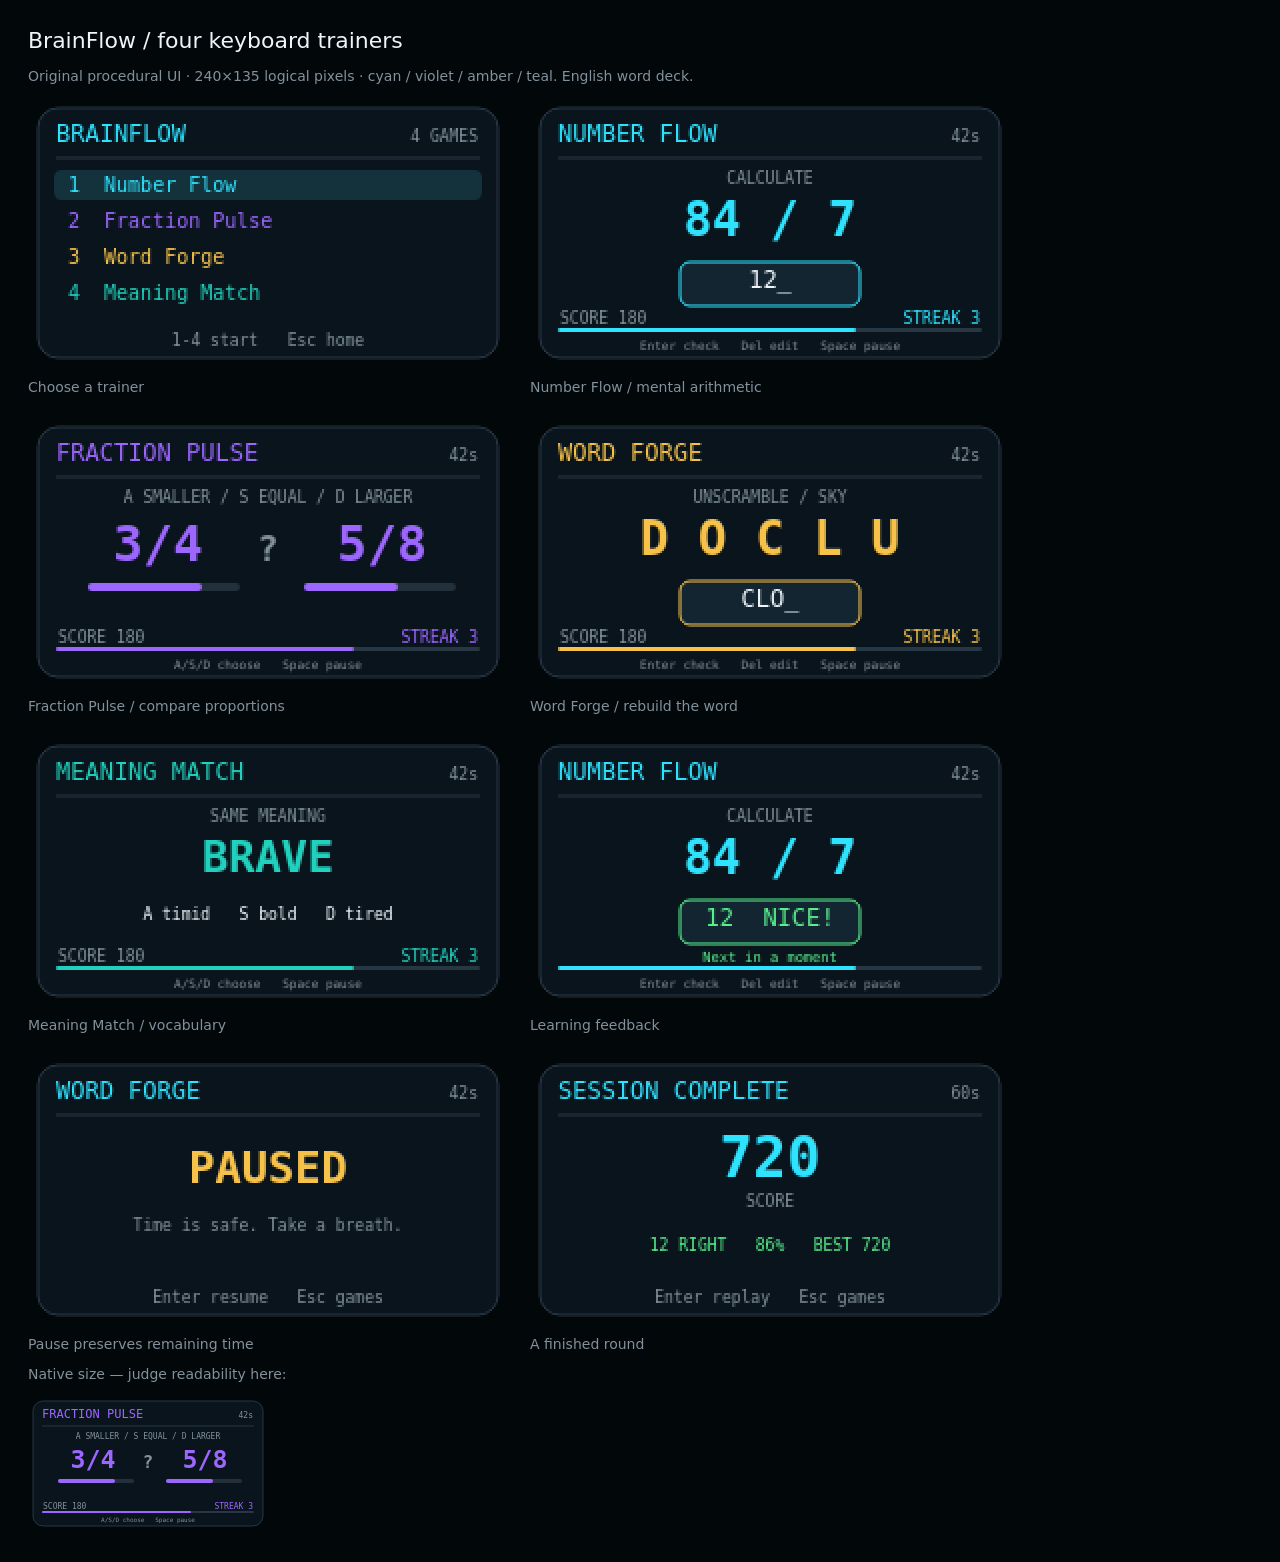
<file: bots/CardputerADV/docs/brainflow-preview.html>
<!doctype html>
<meta charset="utf-8"><title>BrainFlow · Cardputer 240×135</title>
<style>
body{margin:28px;background:#02070a;color:#eef4f8;font:14px system-ui}h1{font-size:22px;font-weight:500}p{color:#82919b}.grid{display:grid;grid-template-columns:repeat(2,480px);gap:22px}canvas{width:480px;height:270px;image-rendering:pixelated}figure{margin:0}figcaption{margin-top:8px;color:#82919b}button{background:#10151a;color:#2fe3ff;border:1px solid #34404a;padding:8px;margin:4px}#native canvas{width:240px;height:135px}
</style>
<h1>BrainFlow / four keyboard trainers</h1><p>Original procedural UI · 240×135 logical pixels · cyan / violet / amber / teal. English word deck.</p>
<div class="grid" id="grid"></div><p>Native size — judge readability here:</p><div id="native"></div>
<script>
const C={bg:'#02070a',panel:'#09141c',line:'#283744',text:'#eef4f8',muted:'#82919b',cyan:'#2fe3ff',violet:'#9d66ff',amber:'#f6c24a',teal:'#22d1bd',green:'#58f08d',red:'#ff6878'};
const cases=[['hub','Choose a trainer'],['number','Number Flow / mental arithmetic'],['fraction','Fraction Pulse / compare proportions'],['word','Word Forge / rebuild the word'],['sense','Meaning Match / vocabulary'],['feedback','Learning feedback'],['paused','Pause preserves remaining time'],['result','A finished round']];
function draw(cv,mode){const c=cv.getContext('2d'); const accent=mode==='fraction'?C.violet:mode==='word'?C.amber:mode==='sense'?C.teal:C.cyan;
const box=(x,y,w,h,r,fill,stroke)=>{c.beginPath();c.roundRect(x,y,w,h,r);c.fillStyle=fill;c.fill();if(stroke){c.strokeStyle=stroke;c.lineWidth=1;c.stroke()}};
const txt=(s,x,y,size=8,col=C.text,align='left')=>{c.fillStyle=col;c.font=`${size>=18?'bold ':''}${size}px monospace`;c.textAlign=align;c.textBaseline='top';c.fillText(s,x,y)};
box(0,0,240,135,0,C.bg);box(5,5,230,125,10,C.panel,C.line);
const title={hub:'BRAINFLOW',number:'NUMBER FLOW',fraction:'FRACTION PULSE',word:'WORD FORGE',sense:'MEANING MATCH',feedback:'NUMBER FLOW',paused:'WORD FORGE',result:'SESSION COMPLETE'}[mode];
txt(title,14,13,12,accent);txt(mode==='hub'?'4 GAMES':mode==='result'?'60s':'42s',225,16,8,C.muted,'right');
c.strokeStyle=C.line;c.beginPath();c.moveTo(14,30);c.lineTo(226,30);c.stroke();
if(mode==='hub'){['1  Number Flow','2  Fraction Pulse','3  Word Forge','4  Meaning Match'].forEach((s,i)=>{const col=[C.cyan,C.violet,C.amber,C.teal][i];box(13,36+i*18,214,15,4,i===0?'#13323c':C.panel);txt(s,20,39+i*18,10,col)});txt('1-4 start   Esc home',120,118,8,C.muted,'center');return}
if(mode==='result'){txt('720',120,40,28,C.cyan,'center');txt('SCORE',120,70,8,C.muted,'center');txt('12 RIGHT   86%   BEST 720',120,92,8,C.green,'center');txt('Enter replay   Esc games',120,118,8,C.muted,'center');return}
if(mode==='paused'){txt('PAUSED',120,47,22,C.amber,'center');txt('Time is safe. Take a breath.',120,82,8,C.muted,'center');txt('Enter resume   Esc games',120,118,8,C.muted,'center');return}
txt(mode==='word'?'UNSCRAMBLE / SKY':mode==='sense'?'SAME MEANING':mode==='fraction'?'A SMALLER / S EQUAL / D LARGER':'CALCULATE',120,37,8,C.muted,'center');
if(mode==='fraction'){txt('3/4',65,53,25,C.violet,'center');txt('?',120,58,18,C.muted,'center');txt('5/8',177,53,25,C.violet,'center');box(30,83,76,4,2,'#21303a');box(30,83,57,4,2,C.violet);box(138,83,76,4,2,'#21303a');box(138,83,47,4,2,C.violet)}
else if(mode==='sense'){txt('BRAVE',120,51,22,C.teal,'center');txt('A timid   S bold   D tired',120,86,8,C.text,'center')}
else{txt(mode==='word'?'D O C L U':'84 / 7',120,51,24,accent,'center');box(75,82,90,22,5,'#122531',mode==='feedback'?C.green:accent);txt(mode==='feedback'?'12  NICE!':mode==='word'?'CLO_':'12_',120,86,12,mode==='feedback'?C.green:C.text,'center')}
if(mode==='feedback')txt('Next in a moment',120,108,7,C.green,'center');else{txt('SCORE 180',15,107,8,C.muted);txt('STREAK 3',225,107,8,accent,'right')}
box(14,115,212,2,1,C.line);box(14,115,149,2,1,accent);txt(mode==='fraction'||mode==='sense'?'A/S/D choose   Space pause':'Enter check   Del edit   Space pause',120,121,6,C.muted,'center');
}
for(const [mode,label]of cases){const f=document.createElement('figure'),cv=document.createElement('canvas');cv.width=240;cv.height=135;cv.dataset.mode=mode;f.append(cv);const cap=document.createElement('figcaption');cap.textContent=label;f.append(cap);grid.append(f);draw(cv,mode)}
const cv=document.createElement('canvas');cv.width=240;cv.height=135;native.append(cv);draw(cv,'fraction');
window.previewChecks={canvases:9,logicalWidth:240,logicalHeight:135,states:cases.map(x=>x[0])};
</script>
</file>
